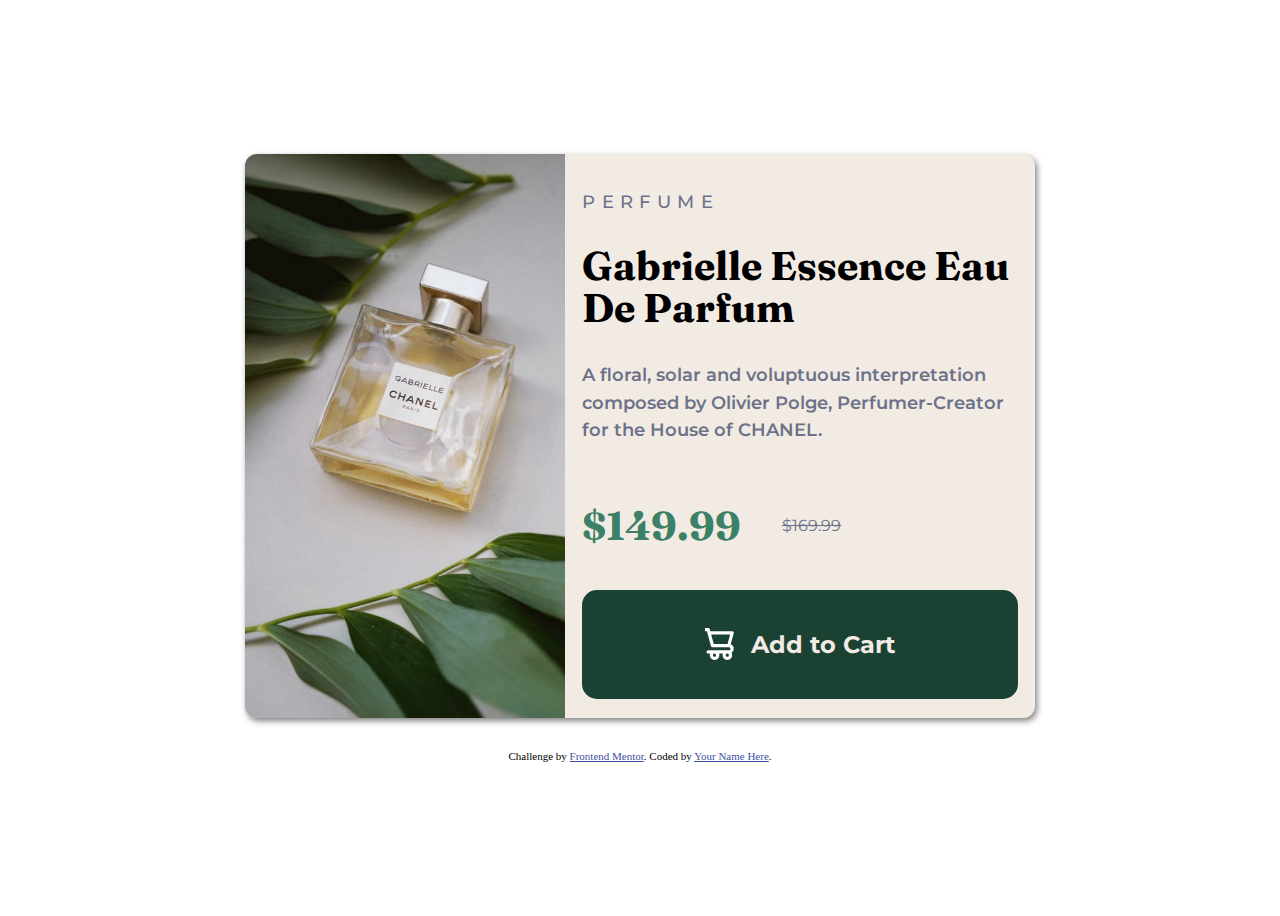
<file: index.html>
<!DOCTYPE html>
<html lang="en">
<head>
  <meta charset="UTF-8">
  <meta name="viewport" content="width=device-width, initial-scale=1.0"> <!-- displays site properly based on user's device -->
  <link rel="icon" type="image/png" sizes="32x32" href="./images/favicon-32x32.png">
  <link rel="preconnect" href="https://fonts.googleapis.com">
  <link rel="preconnect" href="https://fonts.gstatic.com" crossorigin>
  <link href="https://fonts.googleapis.com/css2?family=Montserrat:ital,wght@0,100..900;1,100..900&display=swap" rel="stylesheet">
  <link rel="preconnect" href="https://fonts.googleapis.com">
  <link rel="preconnect" href="https://fonts.gstatic.com" crossorigin>
  <link href="https://fonts.googleapis.com/css2?family=Fraunces:ital,opsz,wght@0,9..144,100..900;1,9..144,100..900&display=swap" rel="stylesheet">
  <link rel="stylesheet" href="./product-preview-card-component-main/style.css">
  <title>Frontend Mentor | Product preview card component</title>
  <style>
    .attribution { font-size: 11px; text-align: center; margin-top: 2rem;}
    .attribution a { color: hsl(228, 45%, 44%); }

  </style>
</head>
<body>
  <div class="cart-container">
    <div class="image-container">
      <img src="./product-preview-card-component-main/images/image-product-mobile.jpg" alt="image-product" class="image">
    </div>
    <section class="cart-details">
      <p class="product">Perfume</p>
      <h2 class="product-name">Gabrielle Essence Eau De Parfum</h2>
      <p class="product-details">
        A floral, solar and voluptuous interpretation composed by Olivier Polge, 
        Perfumer-Creator for the House of CHANEL.
      </p>
      <aside class="product-aside">
        <p class="product-new-price">$149.99</p>
        <p class="product-old-price">$169.99</p>
      </aside>
      
      <button class="add-button"><img src="./product-preview-card-component-main/images/icon-cart.svg" alt=""> <p>Add to Cart</p></button>
    </section>
  </div>
  <div class="attribution">
    Challenge by <a href="https://www.frontendmentor.io?ref=challenge" target="_blank">Frontend Mentor</a>. 
    Coded by <a href="#">Your Name Here</a>.
  </div>
</body>
</html>
</file>
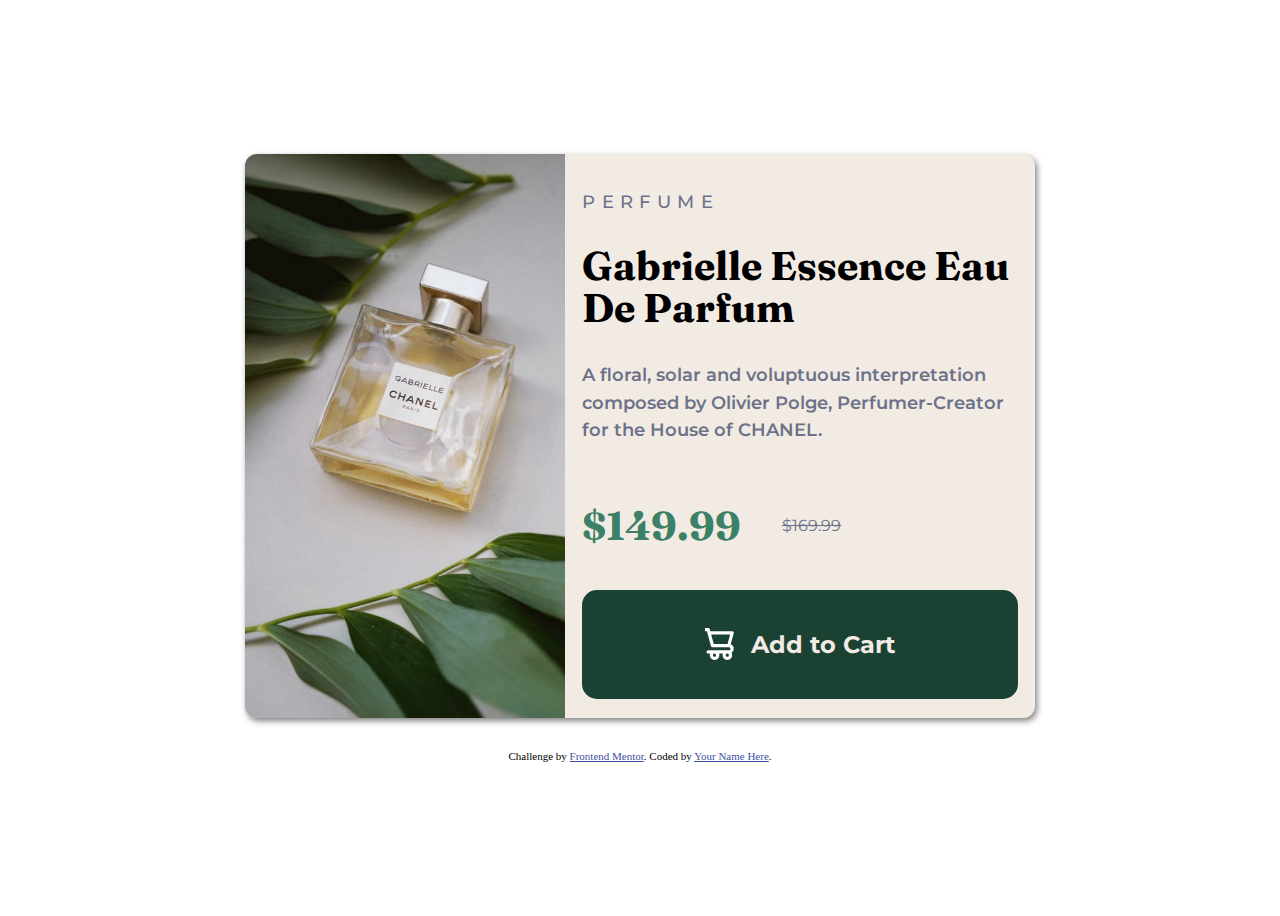
<file: product-preview-card-component-main/index.html>
<!DOCTYPE html>
<html lang="en">
<head>
  <meta charset="UTF-8">
  <meta name="viewport" content="width=device-width, initial-scale=1.0"> <!-- displays site properly based on user's device -->
  <link rel="icon" type="image/png" sizes="32x32" href="./images/favicon-32x32.png">
  <link rel="preconnect" href="https://fonts.googleapis.com">
  <link rel="preconnect" href="https://fonts.gstatic.com" crossorigin>
  <link href="https://fonts.googleapis.com/css2?family=Montserrat:ital,wght@0,100..900;1,100..900&display=swap" rel="stylesheet">
  <link rel="preconnect" href="https://fonts.googleapis.com">
  <link rel="preconnect" href="https://fonts.gstatic.com" crossorigin>
  <link href="https://fonts.googleapis.com/css2?family=Fraunces:ital,opsz,wght@0,9..144,100..900;1,9..144,100..900&display=swap" rel="stylesheet">
  <link rel="stylesheet" href="./style.css">
  <title>Frontend Mentor | Product preview card component</title>
  <style>
    .attribution { font-size: 11px; text-align: center; margin-top: 2rem;}
    .attribution a { color: hsl(228, 45%, 44%); }

  </style>
</head>
<body>
  <div class="cart-container">
    <div class="image-container">
      <img src="./images/image-product-mobile.jpg" alt="image-product" class="image">
    </div>
    <section class="cart-details">
      <p class="product">Perfume</p>
      <h2 class="product-name">Gabrielle Essence Eau De Parfum</h2>
      <p class="product-details">
        A floral, solar and voluptuous interpretation composed by Olivier Polge, 
        Perfumer-Creator for the House of CHANEL.
      </p>
      <aside class="product-aside">
        <p class="product-new-price">$149.99</p>
        <p class="product-old-price">$169.99</p>
      </aside>
      
      <button class="add-button"><img src="./images/icon-cart.svg" alt=""> <p>Add to Cart</p></button>
    </section>
  </div>
  <div class="attribution">
    Challenge by <a href="https://www.frontendmentor.io?ref=challenge" target="_blank">Frontend Mentor</a>. 
    Coded by <a href="#">Your Name Here</a>.
  </div>
</body>
</html>
</file>
<file: product-preview-card-component-main/style.css>
:root{
  --primary-color:hsl(158, 36%, 37%);
  --primary-color-2:hsl(158, 42%, 18%);
  --neutral-color-1:hsl(212, 21%, 14%);
  --neutral-color-2:hsl(228, 12%, 48%);
  --neutral-color-3:hsl(30, 38%, 92%);
  --neutral-color-4:hsl(0, 0%, 100%);
  --font-size-p: 0.9rem;
}
*{
  box-sizing: border-box;
}
body{
  padding: 10px 1rem;
}
.cart-container{
  width: 100%;
  background-color: var(--neutral-color-3);
  border-radius: 12px;
  box-shadow: 2px 3px 6px rgba(0,0,0,0.5);
}
.image-container{
  width: 100%;
}
.image{
  width: 100%;
  border-radius: 12px;
}
@media (min-width:49.4rem){
  body{
    display: flex;
    flex-direction: column;
    justify-content: center;
    align-items: center;
    min-height: 100vh;
  }
  .cart-container{
    max-width: 49.4rem;
    display: flex;
    /* margin: 0 auto; */
  }
  .image-container{
    background-image: url(./images/image-product-desktop.jpg);
    background-size: cover;
    background-repeat: no-repeat;
    background-position: center;
    border-top-left-radius: 12px;
    border-bottom-left-radius: 12px;
  }
  .image{
    display: none;
  }
}
.cart-details{
  padding: 1.2rem 1.1rem;
}
.cart-details .product{
  font-family:'Montserrat';
  font-weight: 500;
  font-size: 1.1rem;
  text-transform: uppercase;
  letter-spacing: .4rem;
  color: var(--neutral-color-2);
}
.cart-details .product-name{
  font-size: 2.5rem;
  line-height: 2.6rem;
  font-family: 'Fraunces';
}
.cart-details .product-details{
  font-family: 'Montserrat';
  font-size: 1.1rem;
  font-weight: 600;
  line-height: 1.7rem;
  color: var(--neutral-color-2);
}
.cart-details .product-aside{
  display:grid;
  grid-template-columns: 200px 1fr;
  align-items: center;
  justify-content: space-between;
  /* border: 1px solid palegreen; */
}
.cart-details .product-new-price{
  font-family: 'Fraunces';
  font-size: 2.5rem;
  font-weight: bold;
  color: var(--primary-color);
  /* border: 1px solid red; */
}
.cart-details .product-old-price{
  font-size: 1rem;
  font-family: 'Montserrat';
  color: var(--neutral-color-2);
  text-decoration:line-through;
  /* border: 1px solid slateblue; */
  justify-self: start;
}
.cart-container .add-button{
  background-color: var(--primary-color-2);
  width: 100%;
  padding: 1rem;
  border: none;
  border-radius: 15px;
  display: flex;
  justify-content: center;
  align-items: center;
}
.cart-container .add-button p{

  margin-left: 1rem;
  font-size: 1.5rem;
  font-family: 'Montserrat';
  font-weight: bold;
  color: var(--neutral-color-3);
}
.cart-container .add-button img{
  height: 2rem;
}
</file>
